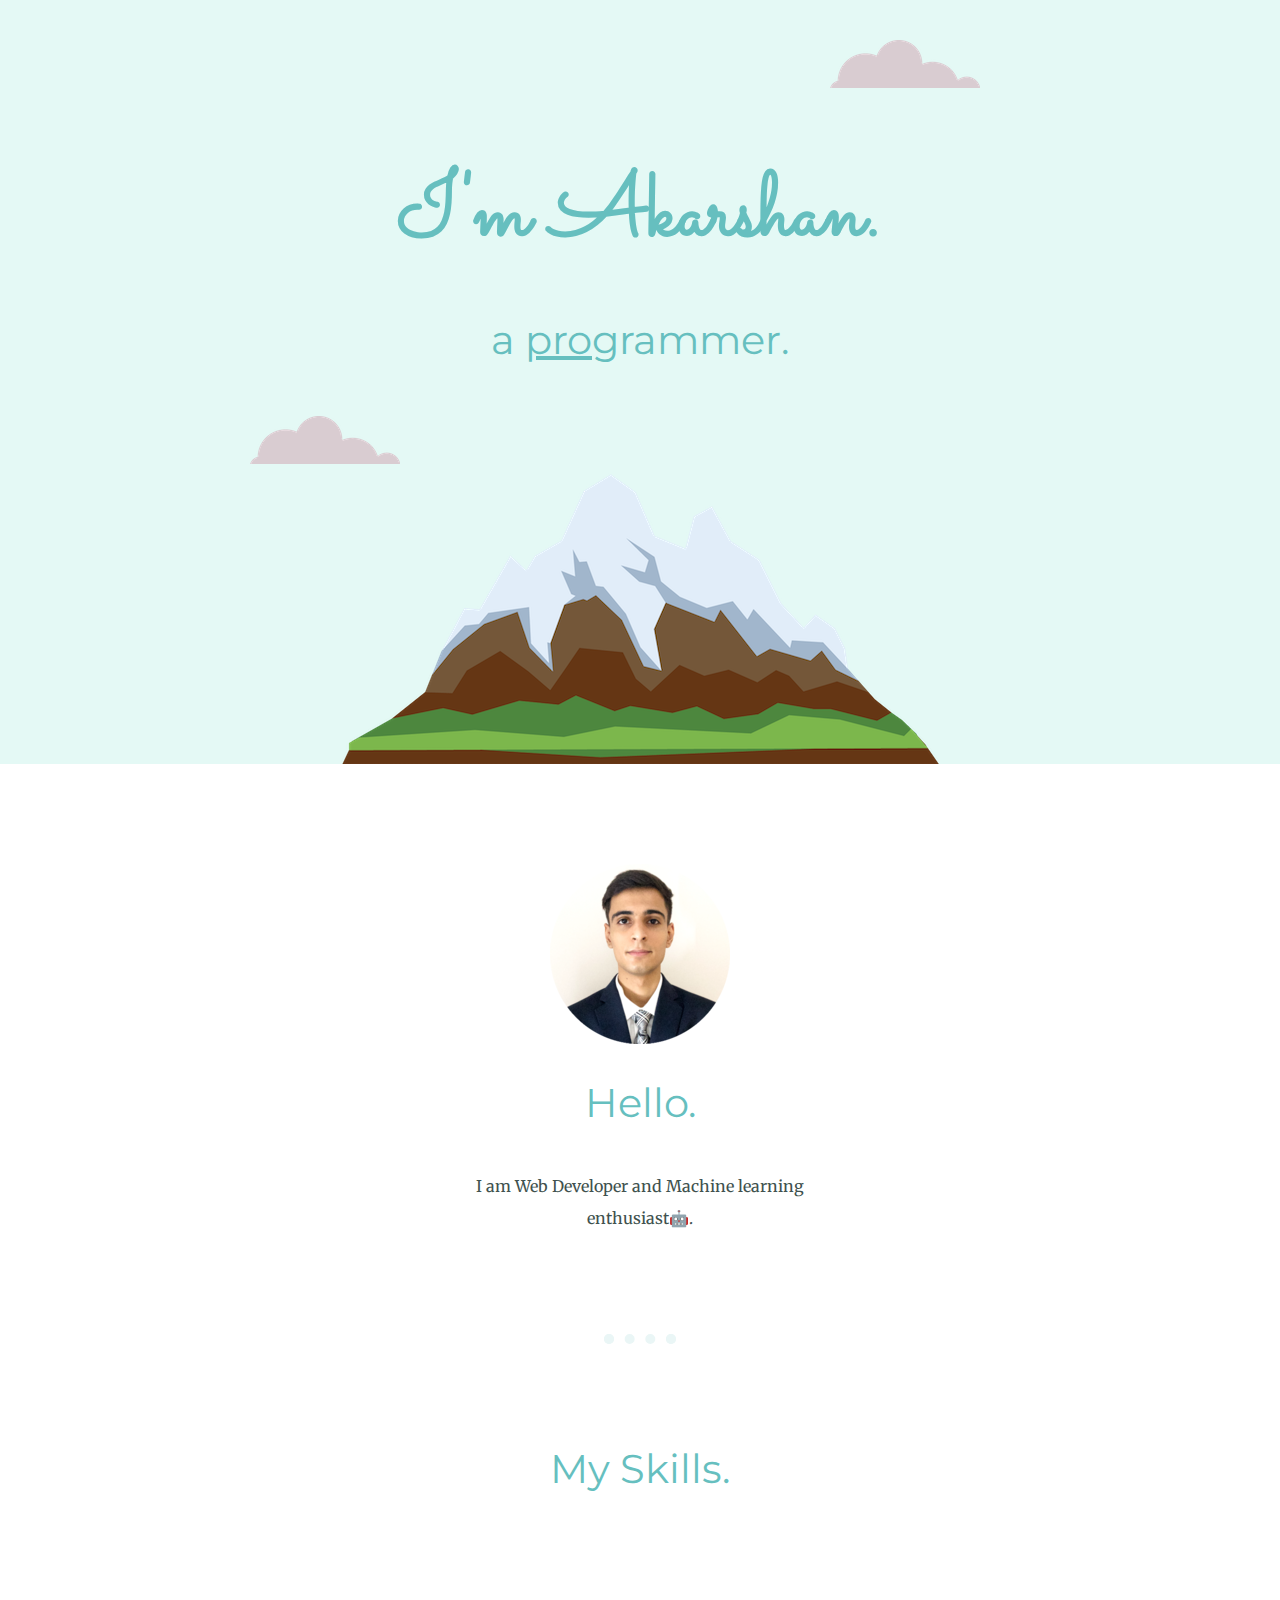
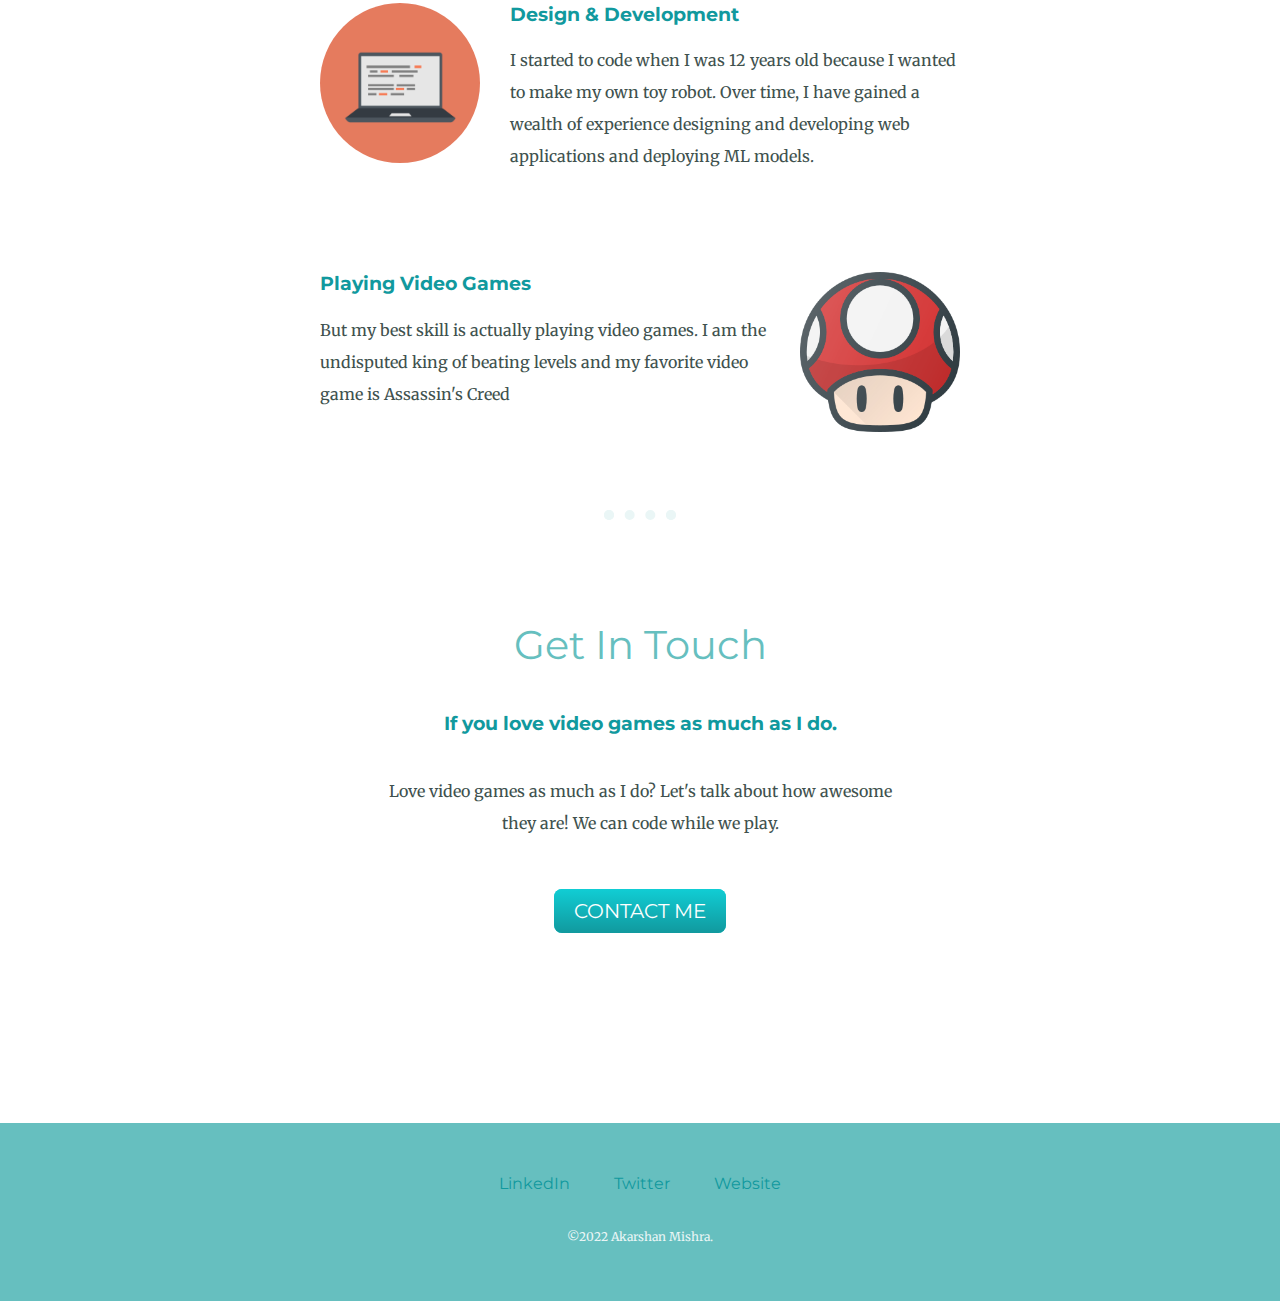
<file: index.html>
<html>
    <head>
        <meta charset="UTF-8">
        <title>Akarshan Mishra</title>
        <link rel="stylesheet" href="css/styles.css">
        <link rel="icon" href="images/favicon.ico">
        <link rel="preconnect" href="https://fonts.googleapis.com">
        <link rel="preconnect" href="https://fonts.gstatic.com" crossorigin>
        <link href="https://fonts.googleapis.com/css2?family=Merriweather&family=Montserrat&family=Sacramento&display=swap" rel="stylesheet">
    </head>
    <body>
        <div class = "top-container">
            <img class= "top-cloud" src="images/cloud.png" alt="cloud_image">
            <h1>I'm Akarshan.</h1>
            <h2> a <span class="pro"> pro</span>grammer.</h2>
            <img class="bottom-cloud" src="images/cloud.png" alt="cloud_image">
            <img src="images/mountain.png" alt="mountain_image">
        </div>
        <div class="middle-container">
            <div class="profile">
              <img src="images/Akarshan.png" alt="Akarshan-png">
              <h2>Hello.</h2>
              <p class="intro">I am Web Developer and Machine learning enthusiast🤖.</p>
            </div>
            <hr>
            <div class="skills">
              <h2>My Skills.</h2>
              <div class="skill-row">
                <img class="computer-image" src="images/computer.png" alt="computer-png" style="border-radius: 100%;">
                <h3>Design & Development</h3>
                <p>I started to code when I was 12 years old because I wanted to make my own toy robot. Over time, I have gained a wealth of experience designing and developing web applications and deploying ML models.</p>
              </div>
              <div class="skill-row">
                <img class="mushroom-image" src="images/mushroom.png" alt="chilly-png">
                <h3>Playing Video Games</h3>
                <p>But my best skill is actually playing video games. I am the undisputed king of beating levels and my favorite video game is Assassin's Creed</p>
              </div>
            </div>
            <hr>
            <div class="contact-me">
              <h2>Get In Touch</h2>
              <h3>If you love video games as much as I do.</h3>
              <p class="contact-me-text">Love video games as much as I do? Let's talk about how awesome they are! We can code while we play.</p>
              <a class="btn" href="mailto:akarshan@ualberta.ca">CONTACT ME</a>
            </div>
          </div>
          
          
          <div class="bottom-container">
            <a class="footer-link" href="https://www.linkedin.com/in/akarshan-mishra-75577122a/">LinkedIn</a>
            <a class="footer-link" href="https://twitter.com/">Twitter</a>
            <a class="footer-link" href="https://github.com/1pharaxh">Website</a>
            <p class="foot-para">©2022 Akarshan Mishra.</p>
          </div>
          
    </body>
</html>
</file>
<file: css/styles.css>
body {
    margin:0px;
    text-align: center;
    font-family: 'Merriweather', serif;
    color: #40514E;
}
h1{
    font-size: 5.625rem;
    margin: 50px auto 0 auto;
    font-family: 'Sacramento', cursive;
    color: #66BFBF;
}
h2{
    font-family: 'Montserrat', sans-serif;
    font-size: 2.5rem;
    color: #66BFBF;
    font-weight: normal;
    padding-bottom: 10px;
}
h3 {
    font-family: 'Montserrat', sans-serif;
    color: #11999E;
}
.top-container {
    position: relative;
    padding-top: 100px;
    background-color: #E4F9F5
}
.middle-container {
    padding: 100px 0;
}
.bottom-container {
    background-color: #66BFBF;
    padding-top: 50px;
    padding-bottom: 20px;
}

.skill-row{
    width: 50%;
    margin: 100px auto 100px auto;
    text-align: left; 
}
.pro{
    text-decoration: underline;
}
.bottom-cloud{
    position: absolute;
}
.top-cloud{
    position: absolute;
    right: 300px;
    top: 40px;
}
.bottom-cloud{
    position:absolute;
    left:250px;
    bottom:300px;
}
.footer-link{
    color: #11999E;
    font-family: 'Montserrat', sans-serif;
    margin: 10px 20px;
    text-decoration: none;
}
.footer-link:hover{
    color: #EAF6F6;
}
.computer-image {
    width: 25%;
    float: left;
    margin-right: 30px;
}
.mushroom-image {
    width: 25%;
    float: right;
    margin-left: 30px;
}
hr {
    border:dotted #EAF6F6 6px;
    border-width: 10px;
    border-bottom: none;
    width: 4%;
    margin: 100px auto;
}

.btn {
    background: #11cdd4;
    background-image: -webkit-linear-gradient(top, #11cdd4, #11999e);
    background-image: -moz-linear-gradient(top, #11cdd4, #11999e);
    background-image: -ms-linear-gradient(top, #11cdd4, #11999e);
    background-image: -o-linear-gradient(top, #11cdd4, #11999e);
    background-image: linear-gradient(to bottom, #11cdd4, #11999e);
    -webkit-border-radius: 8;
    -moz-border-radius: 8;
    border-radius: 8px;
    font-family: 'Montserrat', sans-serif;
    color: #ffffff;
    font-size: 20px;
    padding: 10px 20px 10px 20px;
    text-decoration: none;
  }
  
  .btn:hover {
    background: #30e3cb;
    background-image: -webkit-linear-gradient(top, #30e3cb, #2bc4ad);
    background-image: -moz-linear-gradient(top, #30e3cb, #2bc4ad);
    background-image: -ms-linear-gradient(top, #30e3cb, #2bc4ad);
    background-image: -o-linear-gradient(top, #30e3cb, #2bc4ad);
    background-image: linear-gradient(to bottom, #30e3cb, #2bc4ad);
    text-decoration: none;
  }
  .foot-para {
      color:#EAF6F6;
      font-size: 0.75rem;
      padding:20px 0;
  }
  .contact-me-text {
      width: 40%;
      margin: 40px auto 60px;
  }
  .contact-me {
      margin-bottom: 100px;
  }
  .intro {
      width: 30%;
        margin: auto;
  }
  p {
    line-height: 2;
  }
</file>
